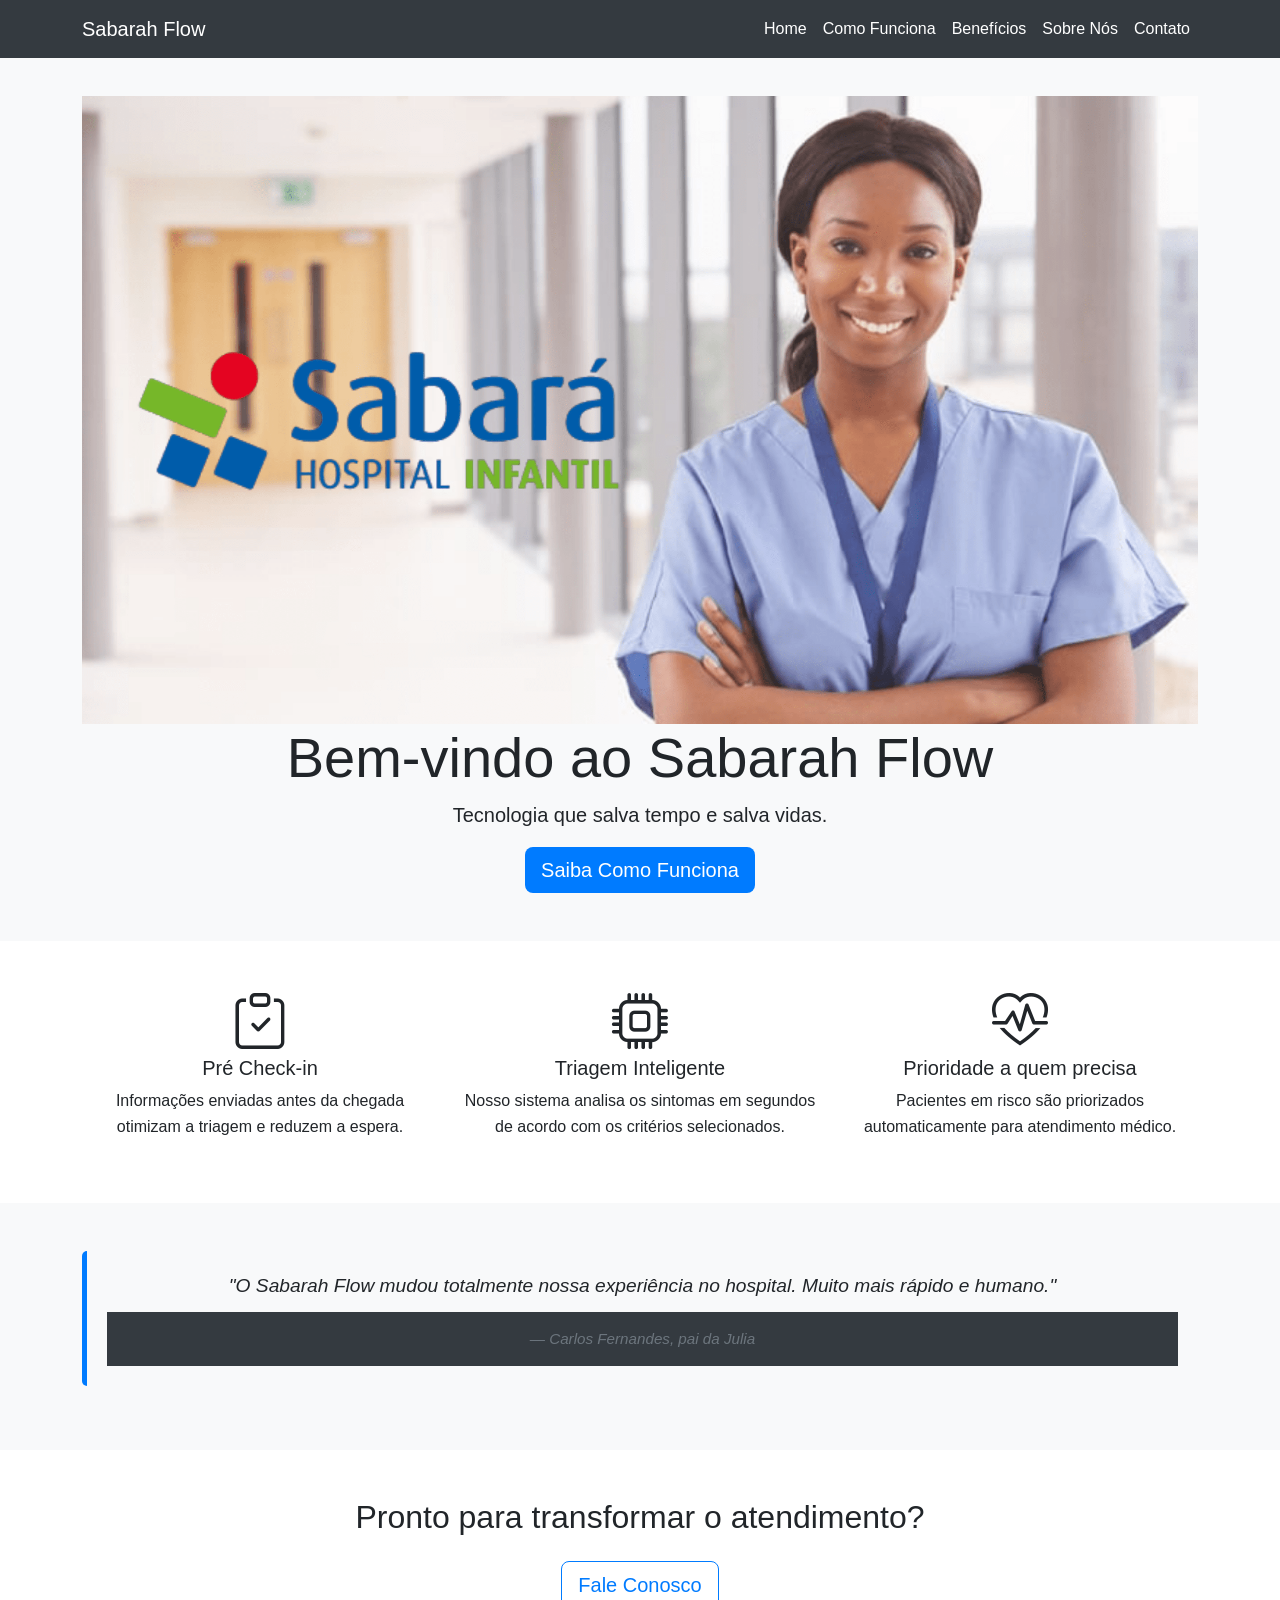
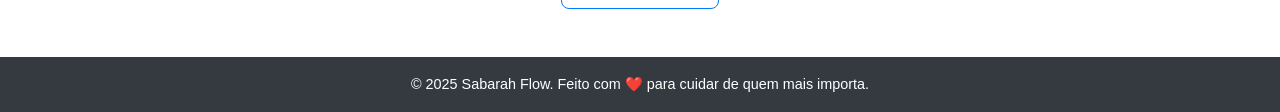
<file: index.html>
<!DOCTYPE html>
<html lang="pt-br">
    <head>
        <meta charset="UTF-8" />
        <meta name="viewport" content="width=device-width, initial-scale=1.0" />
        <title>Bem-vindo ao Sabarah Flow</title>
        <link href="https://cdn.jsdelivr.net/npm/bootstrap@5.3.0/dist/css/bootstrap.min.css" rel="stylesheet" />
        <link rel="stylesheet" href="assets/css/custom.css" />
        <link href="https://cdn.jsdelivr.net/npm/bootstrap-icons/font/bootstrap-icons.css" rel="stylesheet" />
    </head>
<body>
    <nav class="navbar navbar-expand-lg fixed-top bg-custom navbar-dark">
        <div class="container">
          <a class="navbar-brand" href="index.html">Sabarah Flow</a>
          <button class="navbar-toggler" type="button" data-bs-toggle="collapse"
            data-bs-target="#navbarNav" aria-controls="navbarNav" aria-expanded="false"
            aria-label="Toggle navigation">
            <span class="navbar-toggler-icon"></span>
          </button>
          <div class="collapse navbar-collapse" id="navbarNav">
            <ul class="navbar-nav ms-auto">
              <li class="nav-item"><a class="nav-link HOME_ACTIVE" href="index.html">Home</a></li>
              <li class="nav-item"><a class="nav-link FUNCIONA_ACTIVE" href="como-funciona.html">Como Funciona</a></li>
              <li class="nav-item"><a class="nav-link BENEFICIOS_ACTIVE" href="beneficios.html">Benefícios</a></li>
              <li class="nav-item"><a class="nav-link SOBRE_ACTIVE" href="sobre.html">Sobre Nós</a></li>
              <li class="nav-item"><a class="nav-link CONTATO_ACTIVE" href="contato.html">Contato</a></li>
            </ul>
          </div>
        </div>
      </nav>
      
    <section class="hero bg-light text-center py-5 mt-5">
        <div class="container">
            <img src="assets/img/equipe1.jpg" alt="Hospital Infantil" class="img-fluid">
            <h1 class="display-4">Bem-vindo ao Sabarah Flow</h1>
            <p class="lead">Tecnologia que salva tempo e salva vidas.</p>
            <a href="como-funciona.html" class="btn btn-primary btn-lg">Saiba Como Funciona</a>
        </div>
    </section>

    <section class="container py-5">
        <div class="row text-center">
            <div class="col-md-4">
                <i class="bi bi-clipboard-check display-4 mb-3"></i>
                <h5>Pré Check-in</h5>
                <p>Informações enviadas antes da chegada otimizam a triagem e reduzem a espera.</p>
            </div>
            <div class="col-md-4">
                <i class="bi bi-cpu display-4 mb-3"></i>
                <h5>Triagem Inteligente</h5>
                <p>Nosso sistema analisa os sintomas em segundos de acordo com os critérios selecionados.</p>
            </div>
            <div class="col-md-4">
                <i class="bi bi-heart-pulse display-4 mb-3"></i>
                <h5>Prioridade a quem precisa</h5>
                <p>Pacientes em risco são priorizados automaticamente para atendimento médico.</p>
            </div>
        </div>
    </section>

    <section class="bg-light py-5">
        <div class="container">
            <blockquote class="blockquote text-center">
                <p class="mb-0">"O Sabarah Flow mudou totalmente nossa experiência no hospital. Muito mais rápido e humano."</p>
                <footer class="blockquote-footer">Carlos Fernandes, pai da Julia</footer>
            </blockquote>
        </div>
    </section>

    <section class="text-center py-5">
        <h2 class="mb-4">Pronto para transformar o atendimento?</h2>
        <a href="contato.html" class="btn btn-outline-primary btn-lg">Fale Conosco</a>
    </section>

    <footer class="bg-dark text-white text-center py-3">
        <p class="mb-0" style="font-size: 0.9rem;">&copy; 2025 Sabarah Flow. Feito com ❤️ para cuidar de quem mais importa.</p>
    </footer>

    <script src="https://cdn.jsdelivr.net/npm/bootstrap@5.3.0/dist/js/bootstrap.bundle.min.js"></script>
</body>
</html>
</file>
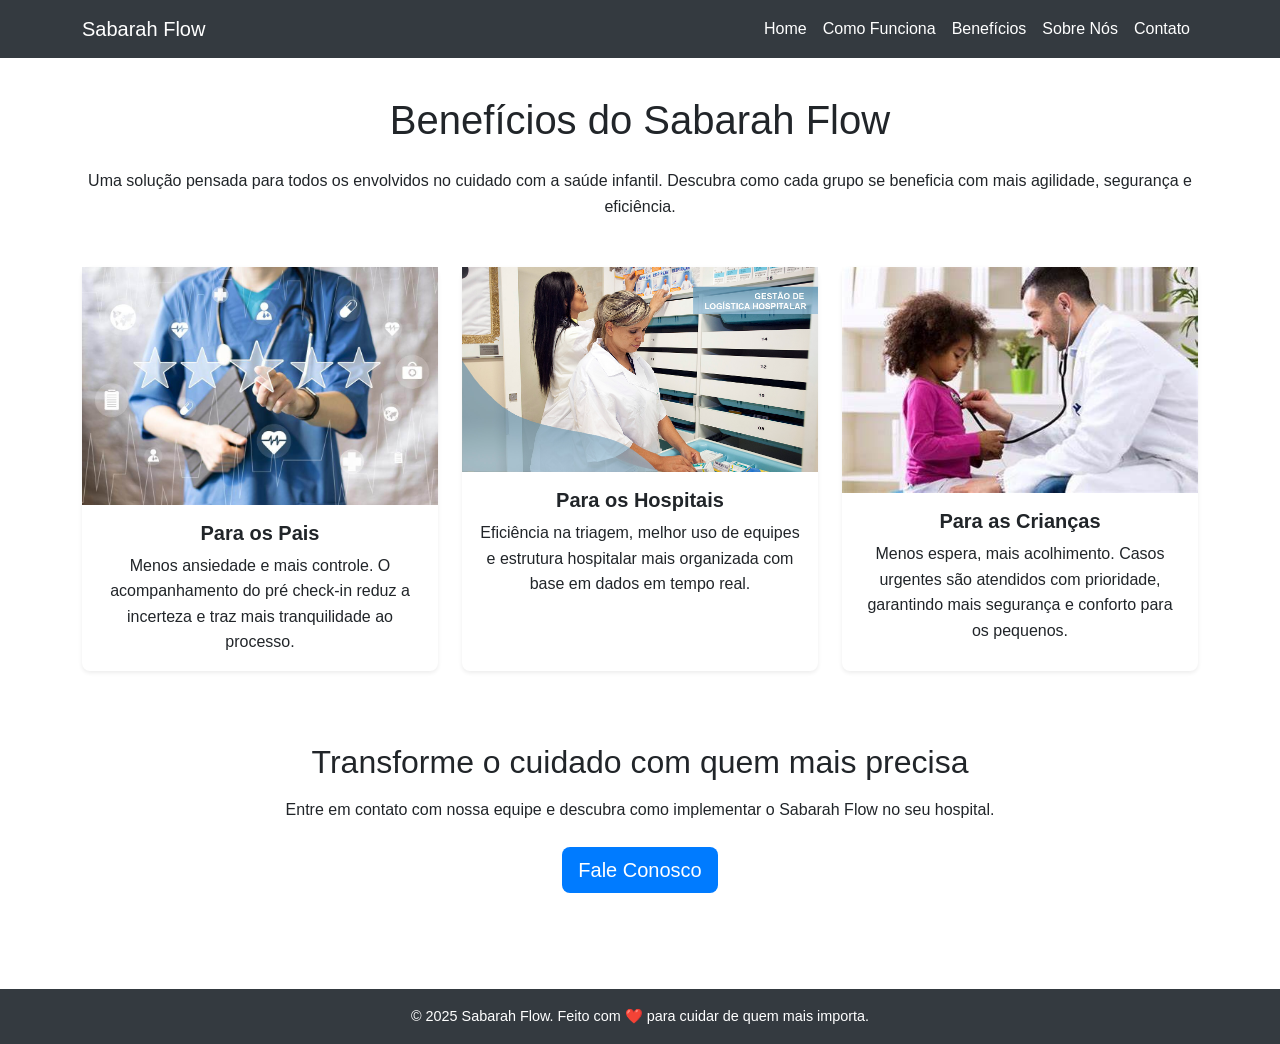
<file: beneficios.html>
<!DOCTYPE html>
<html lang="pt-br">
<head>
    <meta charset="UTF-8">
    <meta name="viewport" content="width=device-width, initial-scale=1.0">
    <title>Benefícios - Sabarah Flow</title>
    <link href="https://cdn.jsdelivr.net/npm/bootstrap@5.3.0/dist/css/bootstrap.min.css" rel="stylesheet">
    <link rel="stylesheet" href="assets/css/custom.css">
    <link href="https://cdn.jsdelivr.net/npm/bootstrap-icons/font/bootstrap-icons.css" rel="stylesheet">
</head>
<body>
    <nav class="navbar navbar-expand-lg fixed-top bg-custom navbar-dark">
        <div class="container">
          <a class="navbar-brand" href="index.html">Sabarah Flow</a>
          <button class="navbar-toggler" type="button" data-bs-toggle="collapse"
            data-bs-target="#navbarNav" aria-controls="navbarNav" aria-expanded="false"
            aria-label="Toggle navigation">
            <span class="navbar-toggler-icon"></span>
          </button>
          <div class="collapse navbar-collapse" id="navbarNav">
            <ul class="navbar-nav ms-auto">
              <li class="nav-item"><a class="nav-link HOME_ACTIVE" href="index.html">Home</a></li>
              <li class="nav-item"><a class="nav-link FUNCIONA_ACTIVE" href="como-funciona.html">Como Funciona</a></li>
              <li class="nav-item"><a class="nav-link BENEFICIOS_ACTIVE" href="beneficios.html">Benefícios</a></li>
              <li class="nav-item"><a class="nav-link SOBRE_ACTIVE" href="sobre.html">Sobre Nós</a></li>
              <li class="nav-item"><a class="nav-link CONTATO_ACTIVE" href="contato.html">Contato</a></li>
            </ul>
          </div>
        </div>
      </nav>
      
    <main class="container py-5 mt-5">
        <h1 class="text-center mb-4">Benefícios do Sabarah Flow</h1>
        <p class="text-center mb-5">Uma solução pensada para todos os envolvidos no cuidado com a saúde infantil. Descubra como cada grupo se beneficia com mais agilidade, segurança e eficiência.</p>

        <div class="row">
            <div class="col-md-4 mb-4">
                <div class="card text-center shadow-sm h-100">
                    <img src="assets/img/exp.jpg" alt="Pais informando sintomas no celular" class="img-fluid">
                    <div class="card-body">
                        <h5 class="card-title">Para os Pais</h5>
                        <p class="card-text">Menos ansiedade e mais controle. O acompanhamento do pré check-in reduz a incerteza e traz mais tranquilidade ao processo.</p>
                    </div>
                </div>
            </div>

            <div class="col-md-4 mb-4">
                <div class="card text-center shadow-sm h-100">
                    <img src="assets/img/Gestao-Logistica-Hospitalar-Ultralogistica-medicalog.jpg" alt="Gestão hospitalar otimizada" class="img-fluid">
                    <div class="card-body">
                        <h5 class="card-title">Para os Hospitais</h5>
                        <p class="card-text">Eficiência na triagem, melhor uso de equipes e estrutura hospitalar mais organizada com base em dados em tempo real.</p>
                    </div>
                </div>
            </div>

            <div class="col-md-4 mb-4">
                <div class="card text-center shadow-sm h-100">
                    <img src="assets/img/OIP.jpg" alt="Criança feliz sendo atendida no hospital" class="img-fluid">
                    <div class="card-body">
                        <h5 class="card-title">Para as Crianças</h5>
                        <p class="card-text">Menos espera, mais acolhimento. Casos urgentes são atendidos com prioridade, garantindo mais segurança e conforto para os pequenos.</p>
                    </div>
                </div>
            </div>
        </div>

        <section class="text-center mt-5">
            <h2 class="mb-3">Transforme o cuidado com quem mais precisa</h2>
            <p class="mb-4">Entre em contato com nossa equipe e descubra como implementar o Sabarah Flow no seu hospital.</p>
            <a href="contato.html" class="btn btn-primary btn-lg">Fale Conosco</a>
        </section>
    </main>

    <footer class="bg-dark text-white text-center py-3 mt-5">
        <p class="mb-0" style="font-size: 0.9rem;">&copy; 2025 Sabarah Flow. Feito com ❤️ para cuidar de quem mais importa.</p>
    </footer>

    <script src="https://cdn.jsdelivr.net/npm/bootstrap@5.3.0/dist/js/bootstrap.bundle.min.js"></script>
</body>
</html>
</file>
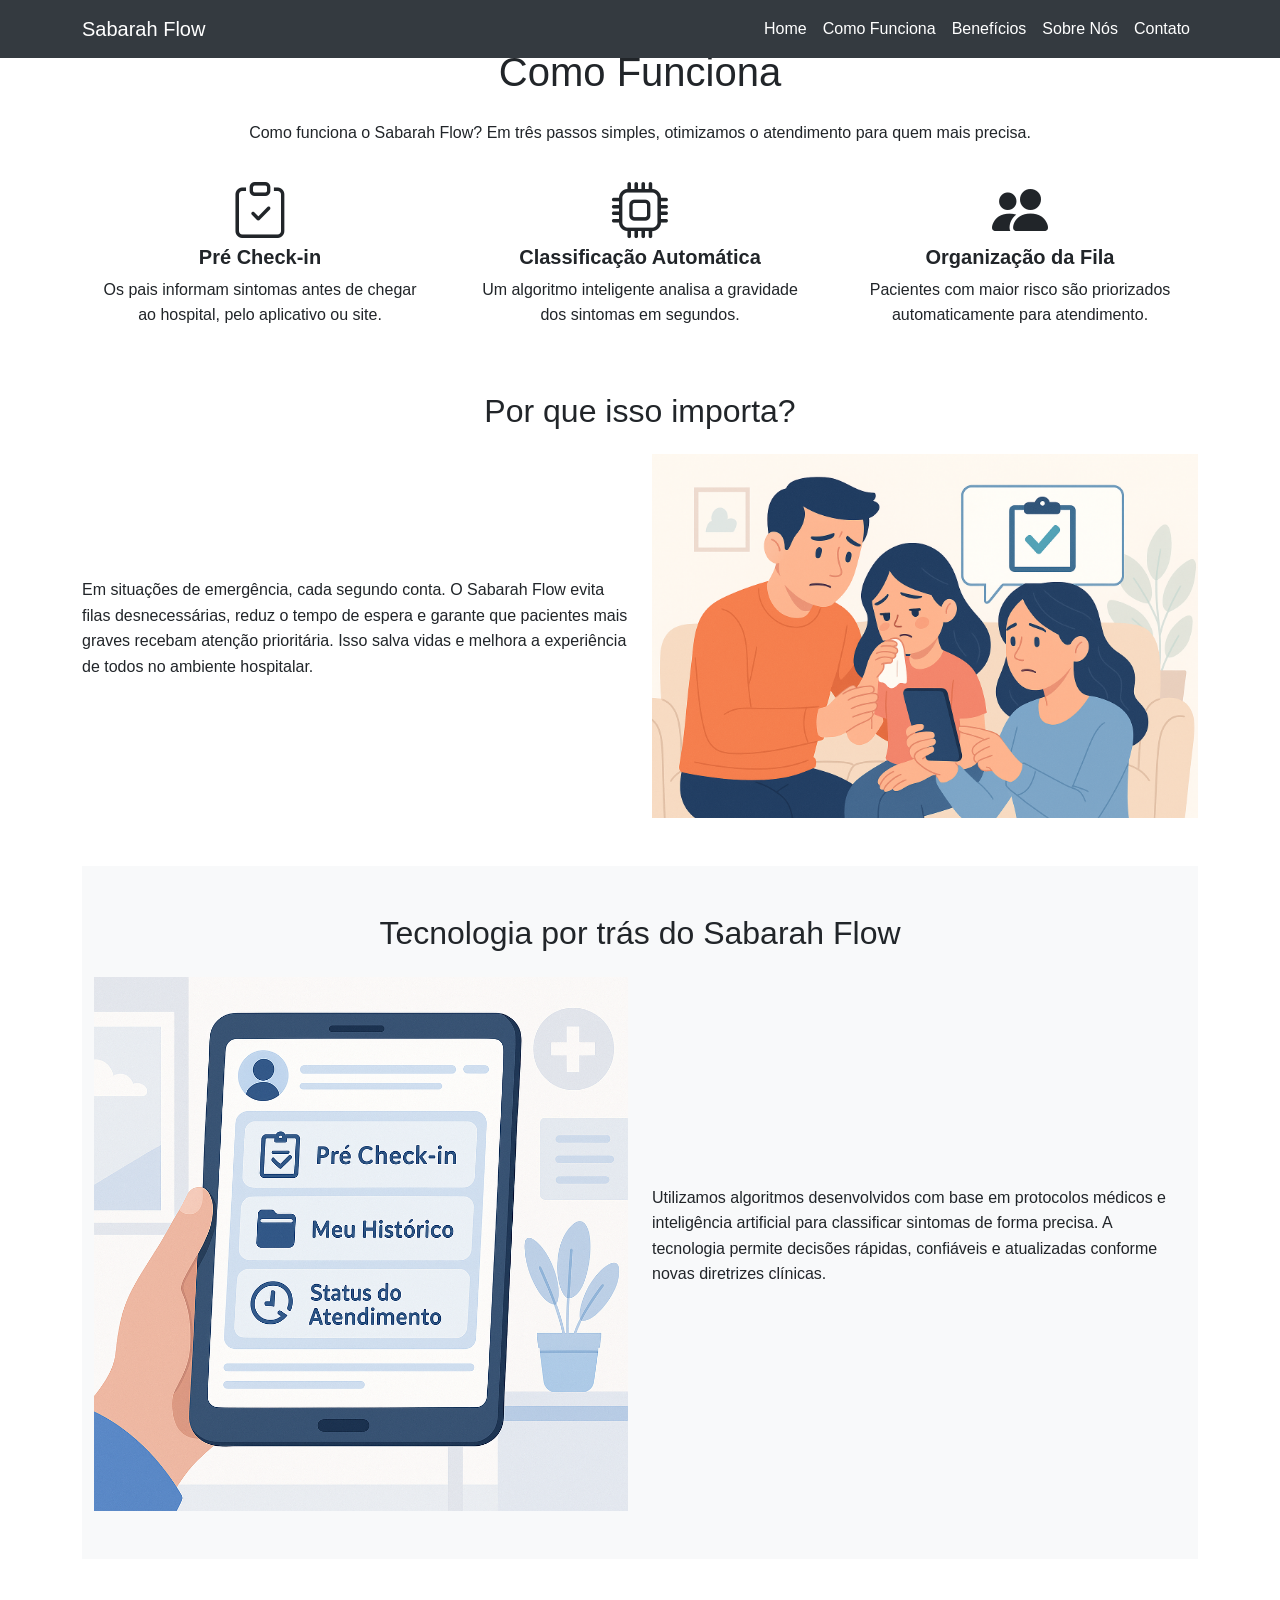
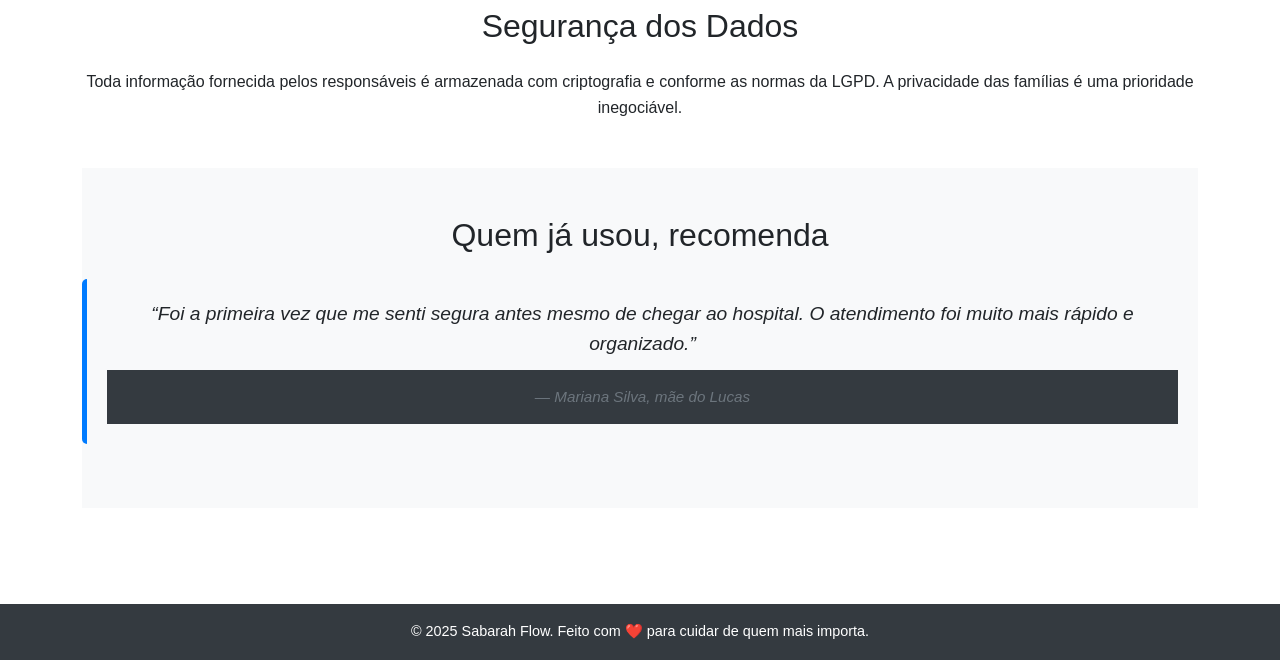
<file: como-funciona.html>
<!DOCTYPE html>
<html lang="pt-br">
<head>
    <meta charset="UTF-8" />
    <meta name="viewport" content="width=device-width, initial-scale=1.0" />
    <title>Como Funciona - Sabarah Flow</title>
    <link href="https://cdn.jsdelivr.net/npm/bootstrap@5.3.0/dist/css/bootstrap.min.css" rel="stylesheet" />
    <link rel="stylesheet" href="assets/css/custom.css" />
    <link href="https://cdn.jsdelivr.net/npm/bootstrap-icons/font/bootstrap-icons.css" rel="stylesheet" />
</head>
<body>
    <nav class="navbar navbar-expand-lg fixed-top bg-custom navbar-dark">
        <div class="container">
          <a class="navbar-brand" href="index.html">Sabarah Flow</a>
          <button class="navbar-toggler" type="button" data-bs-toggle="collapse"
            data-bs-target="#navbarNav" aria-controls="navbarNav" aria-expanded="false"
            aria-label="Toggle navigation">
            <span class="navbar-toggler-icon"></span>
          </button>
          <div class="collapse navbar-collapse" id="navbarNav">
            <ul class="navbar-nav ms-auto">
              <li class="nav-item"><a class="nav-link HOME_ACTIVE" href="index.html">Home</a></li>
              <li class="nav-item"><a class="nav-link FUNCIONA_ACTIVE" href="como-funciona.html">Como Funciona</a></li>
              <li class="nav-item"><a class="nav-link BENEFICIOS_ACTIVE" href="beneficios.html">Benefícios</a></li>
              <li class="nav-item"><a class="nav-link SOBRE_ACTIVE" href="sobre.html">Sobre Nós</a></li>
              <li class="nav-item"><a class="nav-link CONTATO_ACTIVE" href="contato.html">Contato</a></li>
            </ul>
          </div>
        </div>
      </nav>
      
    <main class="container py-5">
        <h1 class="text-center mb-4">Como Funciona</h1>
        <p class="text-center">Como funciona o Sabarah Flow? Em três passos simples, otimizamos o atendimento para quem mais precisa.</p>

        <div class="row">
            <div class="col-md-4">
                <div class="card text-center">
                    <div class="card-body">
                        <i class="bi bi-clipboard-check display-4 mb-3"></i>
                        <h5 class="card-title">Pré Check-in</h5>
                        <p class="card-text">Os pais informam sintomas antes de chegar ao hospital, pelo aplicativo ou site.</p>
                    </div>
                </div>
            </div>
            <div class="col-md-4">
                <div class="card text-center">
                    <div class="card-body">
                        <i class="bi bi-cpu display-4 mb-3"></i>
                        <h5 class="card-title">Classificação Automática</h5>
                        <p class="card-text">Um algoritmo inteligente analisa a gravidade dos sintomas em segundos.</p>
                    </div>
                </div>
            </div>
            <div class="col-md-4">
                <div class="card text-center">
                    <div class="card-body">
                        <i class="bi bi-people-fill display-4 mb-3"></i>
                        <h5 class="card-title">Organização da Fila</h5>
                        <p class="card-text">Pacientes com maior risco são priorizados automaticamente para atendimento.</p>
                    </div>
                </div>
            </div>
        </div>

        <section class="my-5">
            <h2 class="text-center mb-4">Por que isso importa?</h2>
            <div class="row align-items-center">
                <div class="col-md-6">
                    <p>Em situações de emergência, cada segundo conta. O Sabarah Flow evita filas desnecessárias, reduz o tempo de espera e garante que pacientes mais graves recebam atenção prioritária. Isso salva vidas e melhora a experiência de todos no ambiente hospitalar.</p>
                </div>
                <div class="col-md-6">
                    <img src="assets/img/fam.jpg" class="img-fluid" alt="Atendimento hospitalar">
                </div>
            </div>
        </section>

        <section class="my-5 bg-light py-5">
            <div class="container">
                <h2 class="text-center mb-4">Tecnologia por trás do Sabarah Flow</h2>
                <div class="row align-items-center">
                    <div class="col-md-6">
                        <img src="assets/img/tecnologia.jpg" class="img-fluid" alt="Algoritmo">
                    </div>
                    <div class="col-md-6">
                        <p>Utilizamos algoritmos desenvolvidos com base em protocolos médicos e inteligência artificial para classificar sintomas de forma precisa. A tecnologia permite decisões rápidas, confiáveis e atualizadas conforme novas diretrizes clínicas.</p>
                    </div>
                </div>
            </div>
        </section>

        <section class="my-5">
            <h2 class="text-center mb-4">Segurança dos Dados</h2>
            <p class="text-center">Toda informação fornecida pelos responsáveis é armazenada com criptografia e conforme as normas da LGPD. A privacidade das famílias é uma prioridade inegociável.</p>
        </section>

        <section class="my-5 bg-light py-5">
            <h2 class="text-center mb-4">Quem já usou, recomenda</h2>
            <blockquote class="blockquote text-center">
                <p class="mb-0">“Foi a primeira vez que me senti segura antes mesmo de chegar ao hospital. O atendimento foi muito mais rápido e organizado.”</p>
                <footer class="blockquote-footer">Mariana Silva, mãe do Lucas</footer>
            </blockquote>
        </section>
    </main>

    <footer class="bg-dark text-white text-center py-3">
        <p class="mb-0" style="font-size: 0.9rem;">&copy; 2025 Sabarah Flow. Feito com ❤️ para cuidar de quem mais importa.</p>
    </footer>

    <script src="https://cdn.jsdelivr.net/npm/bootstrap@5.3.0/dist/js/bootstrap.bundle.min.js"></script>
</body>
</html>
</file>
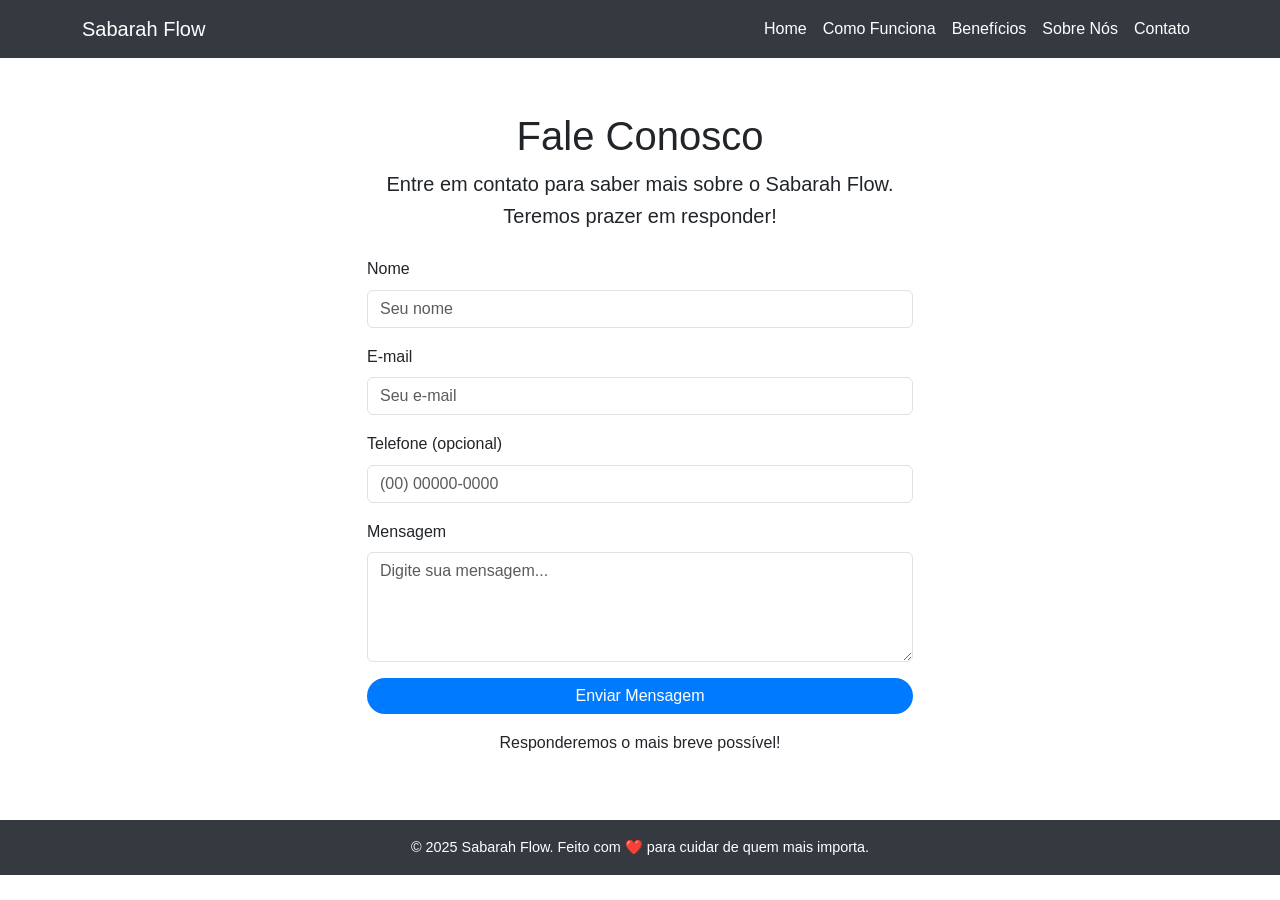
<file: contato.html>
<!DOCTYPE html>
<html lang="pt-br">
    <head>
        <meta charset="UTF-8" />
        <meta name="viewport" content="width=device-width, initial-scale=1.0" />
        <title>Contato - Sabarah Flow</title>
        <link href="https://cdn.jsdelivr.net/npm/bootstrap@5.3.0/dist/css/bootstrap.min.css" rel="stylesheet" />
        <link rel="stylesheet" href="assets/css/custom.css" />
    </head>
<body>
    <nav class="navbar navbar-expand-lg fixed-top bg-custom navbar-dark">
        <div class="container">
          <a class="navbar-brand" href="index.html">Sabarah Flow</a>
          <button class="navbar-toggler" type="button" data-bs-toggle="collapse"
            data-bs-target="#navbarNav" aria-controls="navbarNav" aria-expanded="false"
            aria-label="Toggle navigation">
            <span class="navbar-toggler-icon"></span>
          </button>
          <div class="collapse navbar-collapse" id="navbarNav">
            <ul class="navbar-nav ms-auto">
              <li class="nav-item"><a class="nav-link HOME_ACTIVE" href="index.html">Home</a></li>
              <li class="nav-item"><a class="nav-link FUNCIONA_ACTIVE" href="como-funciona.html">Como Funciona</a></li>
              <li class="nav-item"><a class="nav-link BENEFICIOS_ACTIVE" href="beneficios.html">Benefícios</a></li>
              <li class="nav-item"><a class="nav-link SOBRE_ACTIVE" href="sobre.html">Sobre Nós</a></li>
              <li class="nav-item"><a class="nav-link CONTATO_ACTIVE" href="contato.html">Contato</a></li>
            </ul>
          </div>
        </div>
      </nav>
      
    <main class="container py-5 mt-5">
        <div class="row justify-content-center">
            <div class="col-md-8 col-lg-6">
                <div class="text-center mb-4">
                    <i class="bi bi-envelope-paper-fill display-4 text-primary"></i>
                    <h1 class="mt-3">Fale Conosco</h1>
                    <p class="lead">Entre em contato para saber mais sobre o Sabarah Flow. Teremos prazer em responder!</p>
                </div>
                <form>
                    <div class="mb-3">
                        <label for="nome" class="form-label">Nome</label>
                        <input type="text" class="form-control" id="nome" placeholder="Seu nome">
                    </div>
                    <div class="mb-3">
                        <label for="email" class="form-label">E-mail</label>
                        <input type="email" class="form-control" id="email" placeholder="Seu e-mail">
                    </div>
                    <div class="mb-3">
                        <label for="telefone" class="form-label">Telefone (opcional)</label>
                        <input type="tel" class="form-control" id="telefone" placeholder="(00) 00000-0000">
                    </div>
                    <div class="mb-3">
                        <label for="mensagem" class="form-label">Mensagem</label>
                        <textarea class="form-control" id="mensagem" rows="4" placeholder="Digite sua mensagem..."></textarea>
                    </div>
                    <div class="d-grid">
                        <button type="submit" class="btn btn-primary rounded-pill">Enviar Mensagem</button>
                    </div>
                    <p class="text-center mt-3">Responderemos o mais breve possível!</p>
                </form>
            </div>
        </div>
    </main>

    <footer class="bg-dark text-white text-center py-3">
        <p class="mb-0" style="font-size: 0.9rem;">&copy; 2025 Sabarah Flow. Feito com ❤️ para cuidar de quem mais importa.</p>
    </footer>

    <script src="https://cdn.jsdelivr.net/npm/bootstrap@5.3.0/dist/js/bootstrap.bundle.min.js"></script>
</body>
</html>
</file>
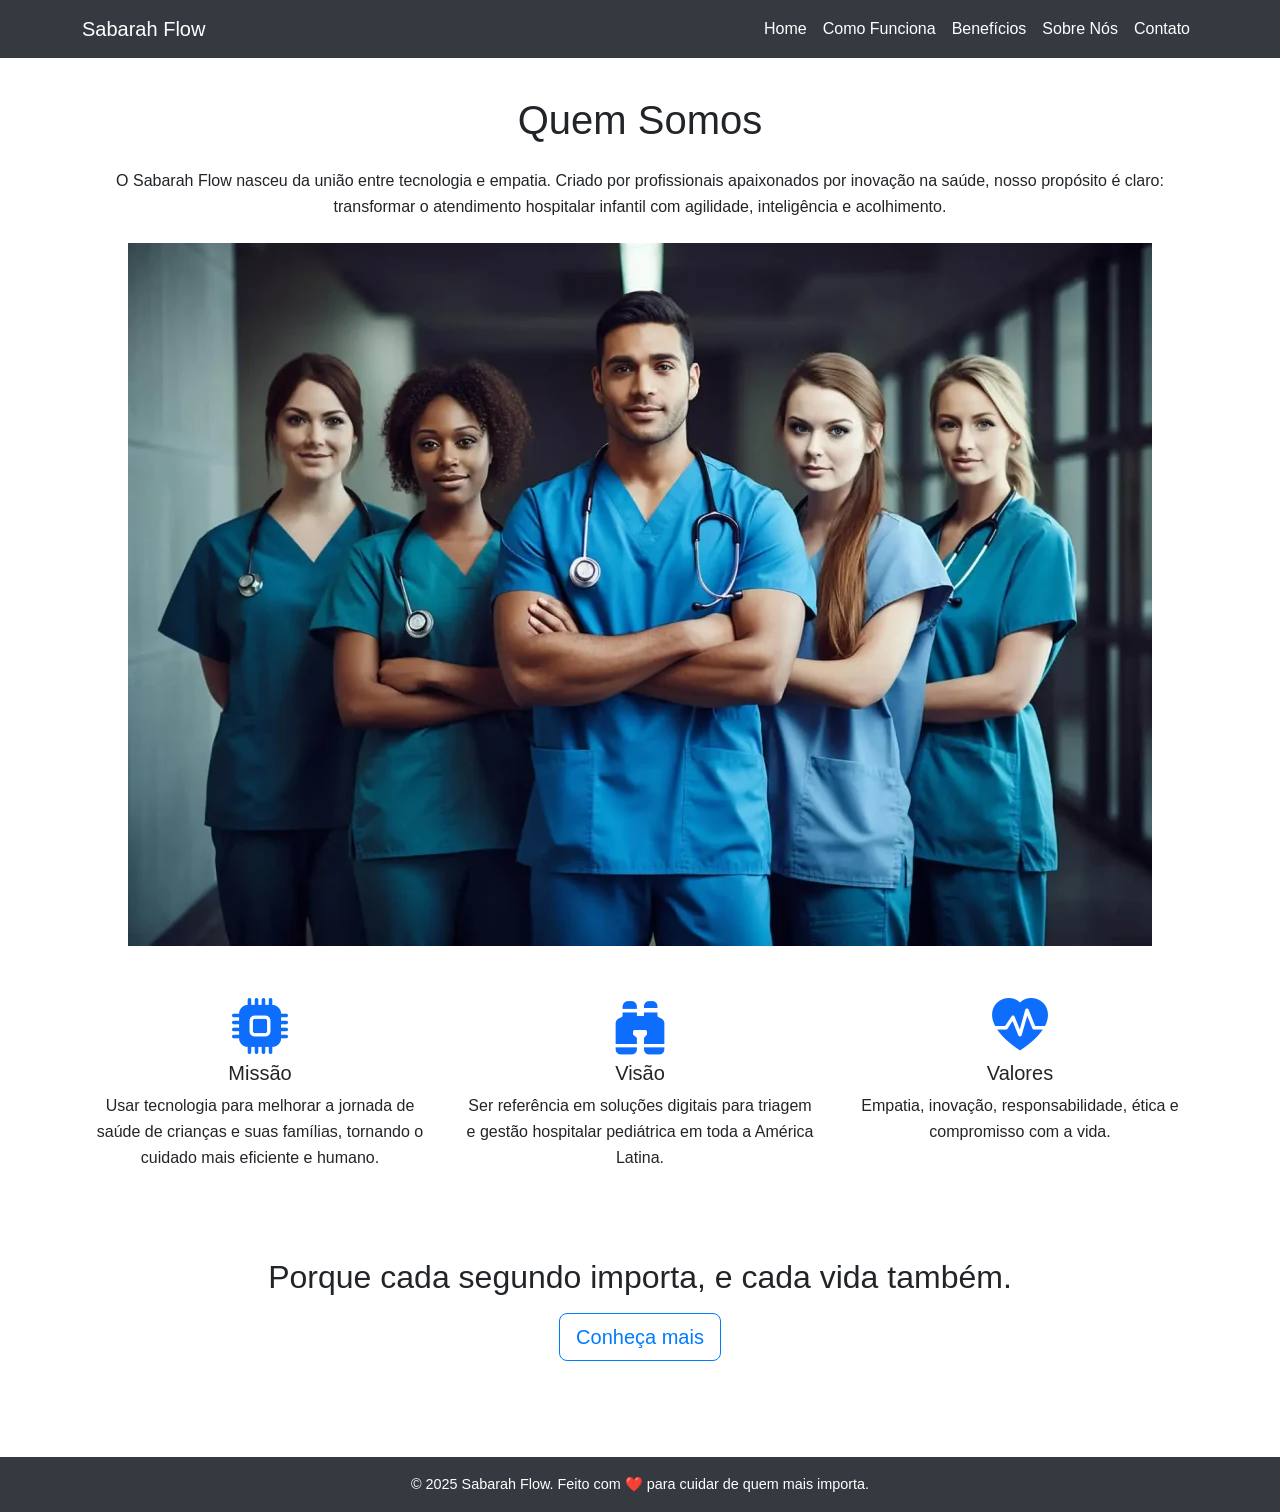
<file: sobre.html>
<!DOCTYPE html>
<html lang="pt-br">
<head>
  <meta charset="UTF-8" />
  <meta name="viewport" content="width=device-width, initial-scale=1.0" />
  <title>Sobre Nós - Sabarah Flow</title>
  <link href="https://cdn.jsdelivr.net/npm/bootstrap@5.3.0/dist/css/bootstrap.min.css" rel="stylesheet" />
  <link href="https://cdn.jsdelivr.net/npm/bootstrap-icons/font/bootstrap-icons.css" rel="stylesheet" />
  <link rel="stylesheet" href="assets/css/custom.css" />
</head>
<body>

  <!-- NAVBAR -->
  <nav class="navbar navbar-expand-lg fixed-top bg-custom navbar-dark">
    <div class="container">
      <a class="navbar-brand" href="index.html">Sabarah Flow</a>
      <button class="navbar-toggler" type="button" data-bs-toggle="collapse"
        data-bs-target="#navbarNav" aria-controls="navbarNav" aria-expanded="false"
        aria-label="Toggle navigation">
        <span class="navbar-toggler-icon"></span>
      </button>
      <div class="collapse navbar-collapse" id="navbarNav">
        <ul class="navbar-nav ms-auto">
          <li class="nav-item"><a class="nav-link" href="index.html">Home</a></li>
          <li class="nav-item"><a class="nav-link" href="como-funciona.html">Como Funciona</a></li>
          <li class="nav-item"><a class="nav-link" href="beneficios.html">Benefícios</a></li>
          <li class="nav-item"><a class="nav-link active" href="sobre.html">Sobre Nós</a></li>
          <li class="nav-item"><a class="nav-link" href="contato.html">Contato</a></li>
        </ul>
      </div>
    </div>
  </nav>

  <!-- CONTEÚDO PRINCIPAL -->
  <main class="container py-5 mt-5">
    <h1 class="text-center mb-4">Quem Somos</h1>

    <p class="text-center mb-4">
      O Sabarah Flow nasceu da união entre tecnologia e empatia. Criado por profissionais apaixonados por inovação na saúde, nosso propósito é claro: transformar o atendimento hospitalar infantil com agilidade, inteligência e acolhimento.
    </p>

    <div class="text-center mb-5">
      <img src="assets/img/equipe.jpg" alt="Equipe do Sabarah Flow" class="img-responsive">
    </div>

    <section class="row text-center mb-5">
      <div class="col-md-4 mb-4">
        <i class="bi bi-cpu-fill display-4 mb-3 text-primary"></i>
        <h5>Missão</h5>
        <p>Usar tecnologia para melhorar a jornada de saúde de crianças e suas famílias, tornando o cuidado mais eficiente e humano.</p>
      </div>
      <div class="col-md-4 mb-4">
        <i class="bi bi-binoculars-fill display-4 mb-3 text-primary"></i>
        <h5>Visão</h5>
        <p>Ser referência em soluções digitais para triagem e gestão hospitalar pediátrica em toda a América Latina.</p>
      </div>
      <div class="col-md-4 mb-4">
        <i class="bi bi-heart-pulse-fill display-4 mb-3 text-primary"></i>
        <h5>Valores</h5>
        <p>Empatia, inovação, responsabilidade, ética e compromisso com a vida.</p>
      </div>
    </section>

    <section class="text-center">
      <h2 class="mb-3">Porque cada segundo importa, e cada vida também.</h2>
      <a href="contato.html" class="btn btn-outline-primary btn-lg">Conheça mais</a>
    </section>
  </main>

  <footer class="bg-dark text-white text-center py-3 mt-5">
    <p class="mb-0" style="font-size: 0.9rem;">&copy; 2025 Sabarah Flow. Feito com ❤️ para cuidar de quem mais importa.</p>
  </footer>

  <script src="https://cdn.jsdelivr.net/npm/bootstrap@5.3.0/dist/js/bootstrap.bundle.min.js"></script>
</body>
</html>
</file>
<file: assets/css/custom.css>
body {
    font-family: 'Arial', sans-serif;
    line-height: 1.6;
    margin: 0;
    padding: 0;
}

.navbar {
    background-color: #343a40;
}

.navbar-brand, .nav-link {
    color: #ffffff !important;
}

.nav-link:hover {
    color: #ffc107 !important;
}

.hero {
    background-color: #f8f9fa;
    padding: 60px 0;
}

.hero img {
    max-width: 100%;
    height: auto;
}

.card {
    border: none;
    border-radius: 0.5rem;
}

.card-title {
    font-size: 1.25rem;
    font-weight: bold;
}

.card-text {
    font-size: 1rem;
}

blockquote.text-center {
    background-color: transparent;
    color: #212529;
    font-size: 1.2rem;
    font-style: italic;
    border-left: 5px solid #007bff;
    padding: 20px;
    border-radius: 5px;
}

.blockquote-footer {
    font-size: 0.95rem;
    color: #6c757d;
    margin-top: 10px;
    display: block;
}


footer {
    background-color: #343a40;
    color: #ffffff;
    padding: 15px 0;
}

.btn-primary {
    background-color: #007bff;
    border: none;
}

.btn-primary:hover {
    background-color: #0056b3;
}

.btn-outline-primary {
    border-color: #007bff;
    color: #007bff;
}

.btn-outline-primary:hover {
    background-color: #007bff;
    color: #ffffff;
}

.text-center {
    text-align: center;
}

.mt-5 {
    margin-top: 3rem !important;
}

.mb-4 {
    margin-bottom: 1.5rem !important;
}

.py-5 {
    padding-top: 3rem !important;
    padding-bottom: 3rem !important;
}

.bg-light {
    background-color: #f8f9fa !important;
}

.bg-dark {
    background-color: #343a40 !important;
}

.text-white {
    color: #ffffff !important;
}

.bi {
    transition: transform 0.3s ease, color 0.3s ease;
}

.bi:hover {
    transform: scale(1.2);
    color: #007bff; /* Cor de destaque ao passar o mouse */
}
</file>
